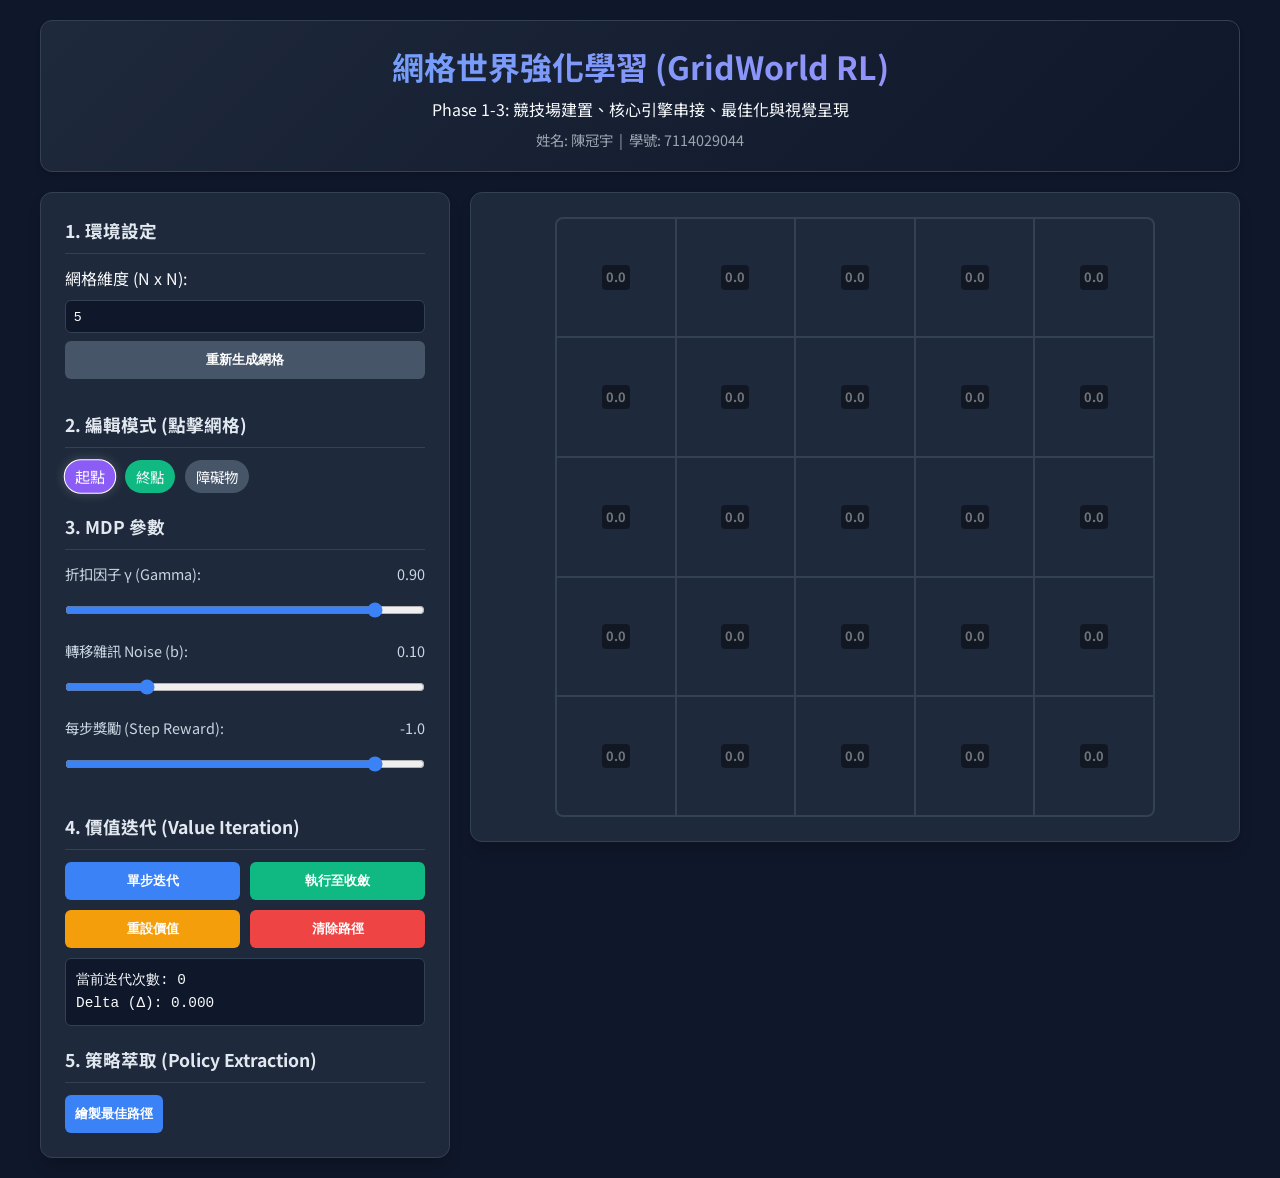
<file: index.html>
<!DOCTYPE html>
<html lang="zh-TW">
<head>
    <meta charset="UTF-8">
    <meta name="viewport" content="width=device-width, initial-scale=1.0">
    <title>GridWorld RL</title>
    <link rel="stylesheet" href="./static/style.css">
    <script src="https://code.jquery.com/jquery-3.6.0.min.js"></script>
    <link href="https://fonts.googleapis.com/css2?family=Noto+Sans+TC:wght@400;700&display=swap" rel="stylesheet">
</head>
<body>
    <div class="container">
        <header>
            <h1>網格世界強化學習 (GridWorld RL)</h1>
            <p>Phase 1-3: 競技場建置、核心引擎串接、最佳化與視覺呈現</p>
            <p style="font-size: 0.9em; color: #9ca3af; margin-top: 5px;">姓名: 陳冠宇 &nbsp;|&nbsp; 學號: 7114029044</p>
        </header>

        <div class="main-content">
            <div class="panel controls">
                <section class="control-group">
                    <h3>1. 環境設定</h3>
                    <form id="grid-form">
                        <label for="n-input">網格維度 (N x N):</label>
                        <input type="number" id="n-input" name="n" value="5" min="5" max="9">
                        <button type="submit" class="btn" id="btn-generate">重新生成網格</button>
                    </form>
                </section>

                <section class="control-group">
                    <h3>2. 編輯模式 (點擊網格)</h3>
                    <div class="brush-selector">
                        <label><input type="radio" name="brush" value="start" checked> <span class="badge start">起點</span></label>
                        <label><input type="radio" name="brush" value="goal"> <span class="badge goal">終點</span></label>
                        <label><input type="radio" name="brush" value="obstacle"> <span class="badge obstacle">障礙物</span></label>
                    </div>
                    <p id="obstacle-hint" style="color: #ef4444; font-size: 0.9em; margin-top: 10px; display: none;">提示：障礙物數量已達上限 (N-2個)</p>
                </section>

                <section class="control-group">
                    <h3>3. MDP 參數</h3>
                    <div class="slider-group">
                        <label>折扣因子 γ (Gamma): <span id="gamma-val">0.90</span></label>
                        <input type="range" id="gamma" min="0" max="1" step="0.05" value="0.90">
                    </div>
                    <div class="slider-group">
                        <label>轉移雜訊 Noise (b): <span id="noise-val">0.10</span></label>
                        <input type="range" id="noise" min="0" max="0.5" step="0.05" value="0.10">
                    </div>
                    <div class="slider-group">
                        <label>每步獎勵 (Step Reward): <span id="reward-val">-1.0</span></label>
                        <input type="range" id="step_reward" min="-10" max="0" step="0.5" value="-1.0">
                    </div>
                </section>

                <section class="control-group">
                    <h3>4. 價值迭代 (Value Iteration)</h3>
                    <div class="button-group">
                        <button id="btn-step" class="btn primary">單步迭代</button>
                        <button id="btn-run" class="btn success">執行至收斂</button>
                    </div>
                    <div class="button-group">
                        <button id="btn-reset-v" class="btn warning">重設價值</button>
                        <button id="btn-clear-path" class="btn danger">清除路徑</button>
                    </div>
                    <div class="status-bar">
                        <p>當前迭代次數: <span id="iteration-count">0</span></p>
                        <p>Delta (Δ): <span id="delta-value">0.000</span></p>
                    </div>
                </section>
                
                <section class="control-group">
                    <h3>5. 策略萃取 (Policy Extraction)</h3>
                    <button id="btn-draw-path" class="btn primary">繪製最佳路徑</button>
                </section>
            </div>

            <div class="panel grid-container">
                <div id="grid-wrapper">
                    <svg id="path-layer" width="100%" height="100%"></svg>
                    <div id="grid">
                        <!-- JS generated grid cells go here -->
                    </div>
                </div>
            </div>
        </div>
    </div>
    
    <script src="./static/script.js"></script>
</body>
</html>
</file>
<file: static/style.css>
:root {
    --bg-color: #0f172a;
    --panel-bg: #1e293b;
    --text-color: #f8fafc;
    --border-color: #334155;

    --primary: #3b82f6;
    --success: #10b981;
    --warning: #f59e0b;
    --danger: #ef4444;
    --trap-color: #ef4444;
    --goal-color: #10b981;
    --start-color: #8b5cf6;
    --obstacle-color: #475569;
    --empty-color: #1e293b;
    --cell-border: #334155;
}

* {
    box-sizing: border-box;
    margin: 0;
    padding: 0;
}

body {
    font-family: 'Noto Sans TC', sans-serif;
    background-color: var(--bg-color);
    color: var(--text-color);
    line-height: 1.6;
    display: flex;
    justify-content: center;
    align-items: center;
    min-height: 100vh;
    padding: 20px;
}

.container {
    width: 100%;
    max-width: 1200px;
    display: flex;
    flex-direction: column;
    gap: 20px;
}

header {
    text-align: center;
    background: linear-gradient(135deg, #1e293b, #0f172a);
    padding: 20px;
    border-radius: 12px;
    border: 1px solid var(--border-color);
    box-shadow: 0 4px 6px -1px rgba(0, 0, 0, 0.1), 0 2px 4px -1px rgba(0, 0, 0, 0.06);
}

h1 {
    font-size: 2rem;
    background: linear-gradient(to right, #60a5fa, #a78bfa);
    -webkit-background-clip: text;
    -webkit-text-fill-color: transparent;
    margin-bottom: 5px;
}

.main-content {
    display: flex;
    gap: 20px;
    align-items: flex-start;
}

@media (max-width: 900px) {
    .main-content {
        flex-direction: column;
    }
}

.panel {
    background: var(--panel-bg);
    border-radius: 12px;
    padding: 24px;
    border: 1px solid var(--border-color);
    box-shadow: 0 10px 15px -3px rgba(0, 0, 0, 0.2);
}

.controls {
    flex: 1;
    min-width: 300px;
    display: flex;
    flex-direction: column;
    gap: 20px;
}

.grid-container {
    flex: 2;
    display: flex;
    justify-content: center;
    align-items: center;
}

.control-group h3 {
    font-size: 1.1rem;
    margin-bottom: 12px;
    color: #e2e8f0;
    border-bottom: 1px solid var(--border-color);
    padding-bottom: 8px;
}

.control-group form,
.slider-group {
    display: flex;
    flex-direction: column;
    gap: 8px;
    margin-bottom: 12px;
}

.slider-group label {
    display: flex;
    justify-content: space-between;
    font-size: 0.9rem;
    color: #cbd5e1;
}

input[type="number"],
input[type="range"] {
    width: 100%;
    padding: 8px;
    border-radius: 6px;
    border: 1px solid var(--border-color);
    background: #0f172a;
    color: white;
}

input[type="range"] {
    accent-color: var(--primary);
}

.brush-selector {
    display: flex;
    flex-wrap: wrap;
    gap: 10px;
}

.brush-selector label {
    cursor: pointer;
    font-size: 0.9rem;
}

.badge {
    display: inline-block;
    padding: 4px 10px;
    border-radius: 20px;
    border: 1px solid transparent;
    transition: all 0.2s;
}

input[type="radio"] {
    display: none;
}

input[type="radio"]:checked+.badge {
    border-color: white;
    transform: scale(1.05);
    box-shadow: 0 0 10px rgba(255, 255, 255, 0.2);
}

.badge.empty {
    background: var(--empty-color);
    border: 1px solid var(--border-color);
}

.badge.start {
    background: var(--start-color);
}

.badge.goal {
    background: var(--goal-color);
}

.badge.trap {
    background: var(--trap-color);
}

.badge.obstacle {
    background: var(--obstacle-color);
}

.button-group {
    display: flex;
    gap: 10px;
    margin-bottom: 10px;
}

.btn {
    flex: 1;
    padding: 10px;
    border: none;
    border-radius: 6px;
    cursor: pointer;
    font-weight: bold;
    color: white;
    background: #475569;
    transition: all 0.2s;
}

.btn:hover {
    filter: brightness(1.2);
    transform: translateY(-1px);
}

.btn:active {
    transform: translateY(1px);
}

.btn.primary {
    background: var(--primary);
}

.btn.success {
    background: var(--success);
}

.btn.warning {
    background: var(--warning);
}

.btn.danger {
    background: var(--danger);
}

.status-bar {
    background: #0f172a;
    padding: 10px;
    border-radius: 6px;
    font-family: monospace;
    font-size: 0.9rem;
    border: 1px solid var(--border-color);
}

#grid-wrapper {
    position: relative;
    width: 100%;
    max-width: 600px;
    aspect-ratio: 1;
    margin: 0 auto;
}

#grid {
    display: grid;
    grid-template-columns: repeat(var(--n), 1fr);
    grid-template-rows: repeat(var(--n), 1fr);
    width: 100%;
    height: 100%;
    gap: 2px;
    background: var(--cell-border);
    border: 2px solid var(--cell-border);
    border-radius: 8px;
    overflow: hidden;
}

#path-layer {
    position: absolute;
    top: 0;
    left: 0;
    pointer-events: none;
    z-index: 10;
}

.cell {
    position: relative;
    background: var(--empty-color);
    cursor: pointer;
    transition: background-color 0.3s ease;
    display: flex;
    justify-content: center;
    align-items: center;
}

.cell:hover {
    opacity: 0.8;
}

.cell .cell-bg {
    position: absolute;
    top: 0;
    left: 0;
    right: 0;
    bottom: 0;
    background-color: rgba(255, 255, 255, 0);
    z-index: 1;
}

.cell-content {
    position: relative;
    z-index: 2;
    display: flex;
    flex-direction: column;
    justify-content: center;
    align-items: center;
    width: 100%;
    height: 100%;
    pointer-events: none;
}

.v-value {
    font-size: 0.8rem;
    font-weight: bold;
    color: rgba(255, 255, 255, 0.8);
    background: rgba(0, 0, 0, 0.4);
    padding: 2px 4px;
    border-radius: 4px;
}

.policy-arrow {
    font-size: 1rem;
    margin-top: 2px;
    color: white;
}

.cell[data-type="start"] {
    background: var(--start-color);
}

.cell[data-type="goal"] {
    background: var(--goal-color);
}

.cell[data-type="trap"] {
    background: var(--trap-color);
}

.cell[data-type="obstacle"] {
    background: var(--obstacle-color);
}
</file>
